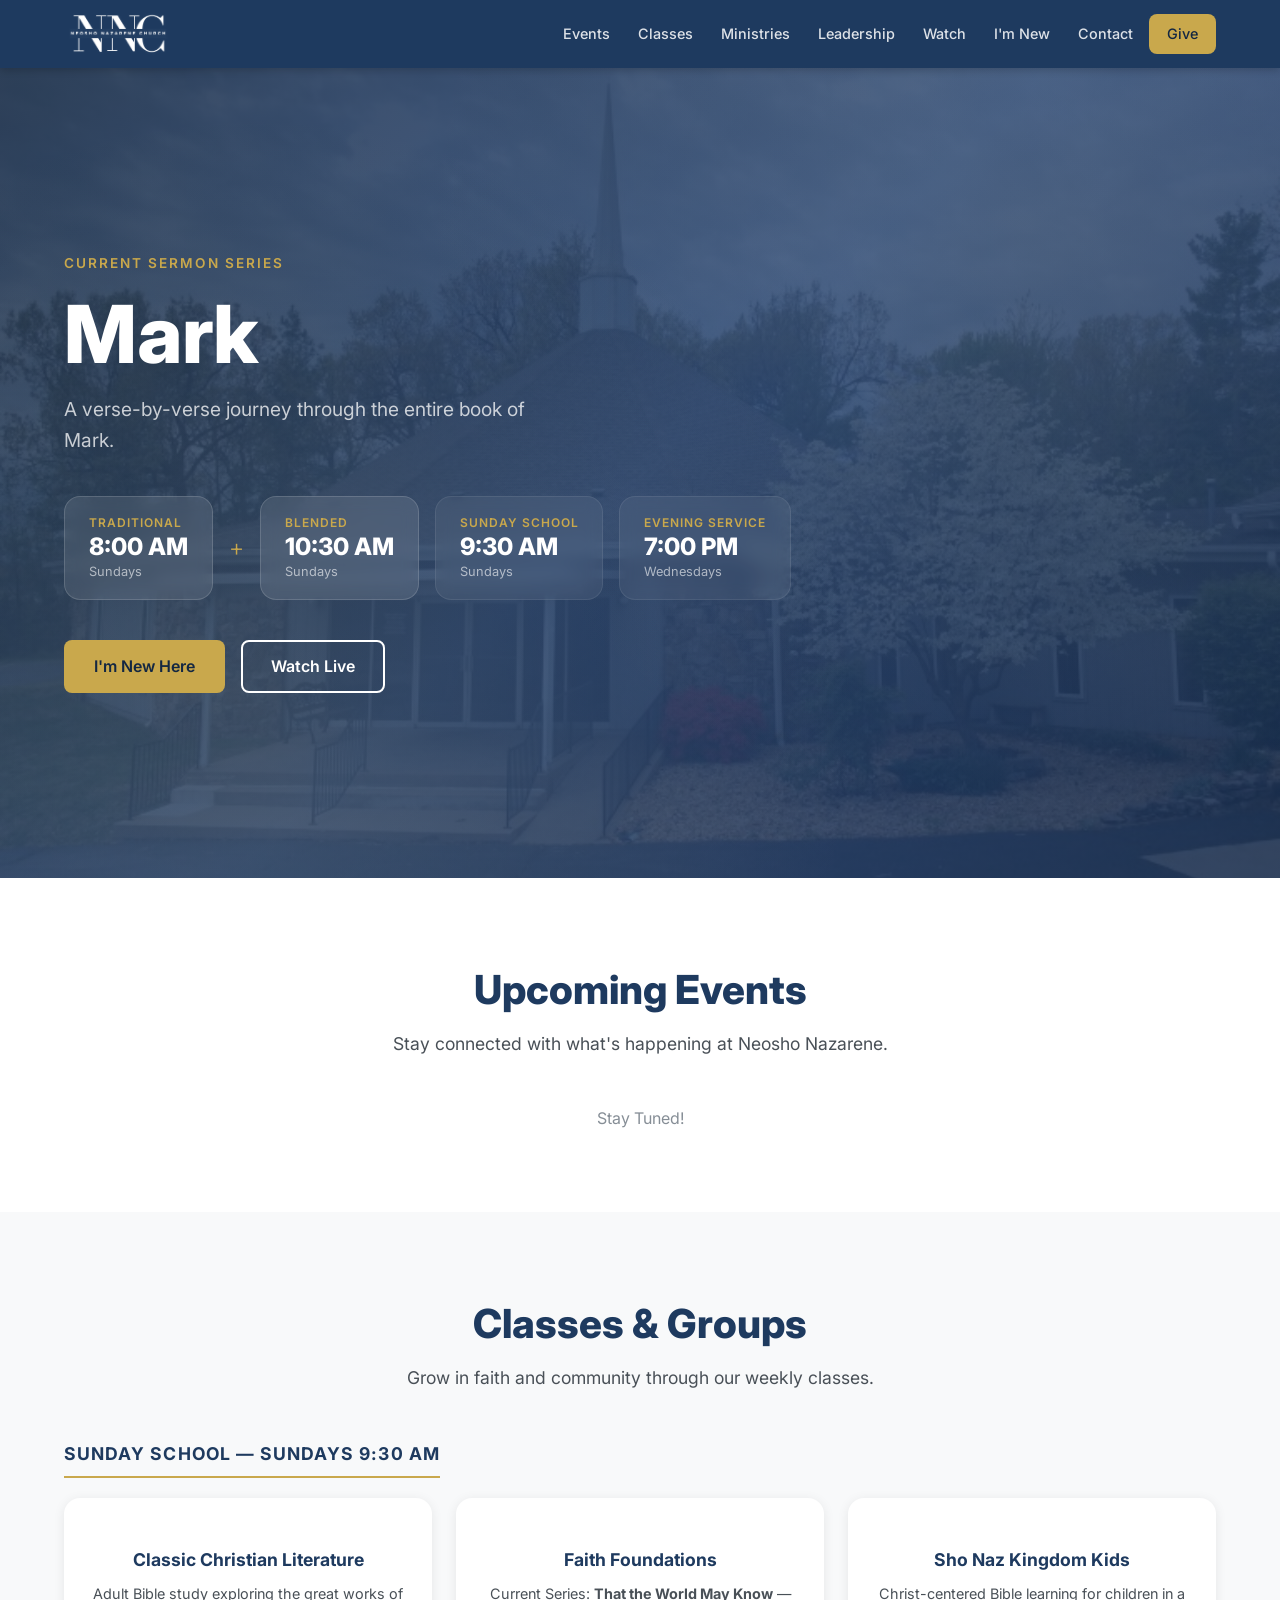
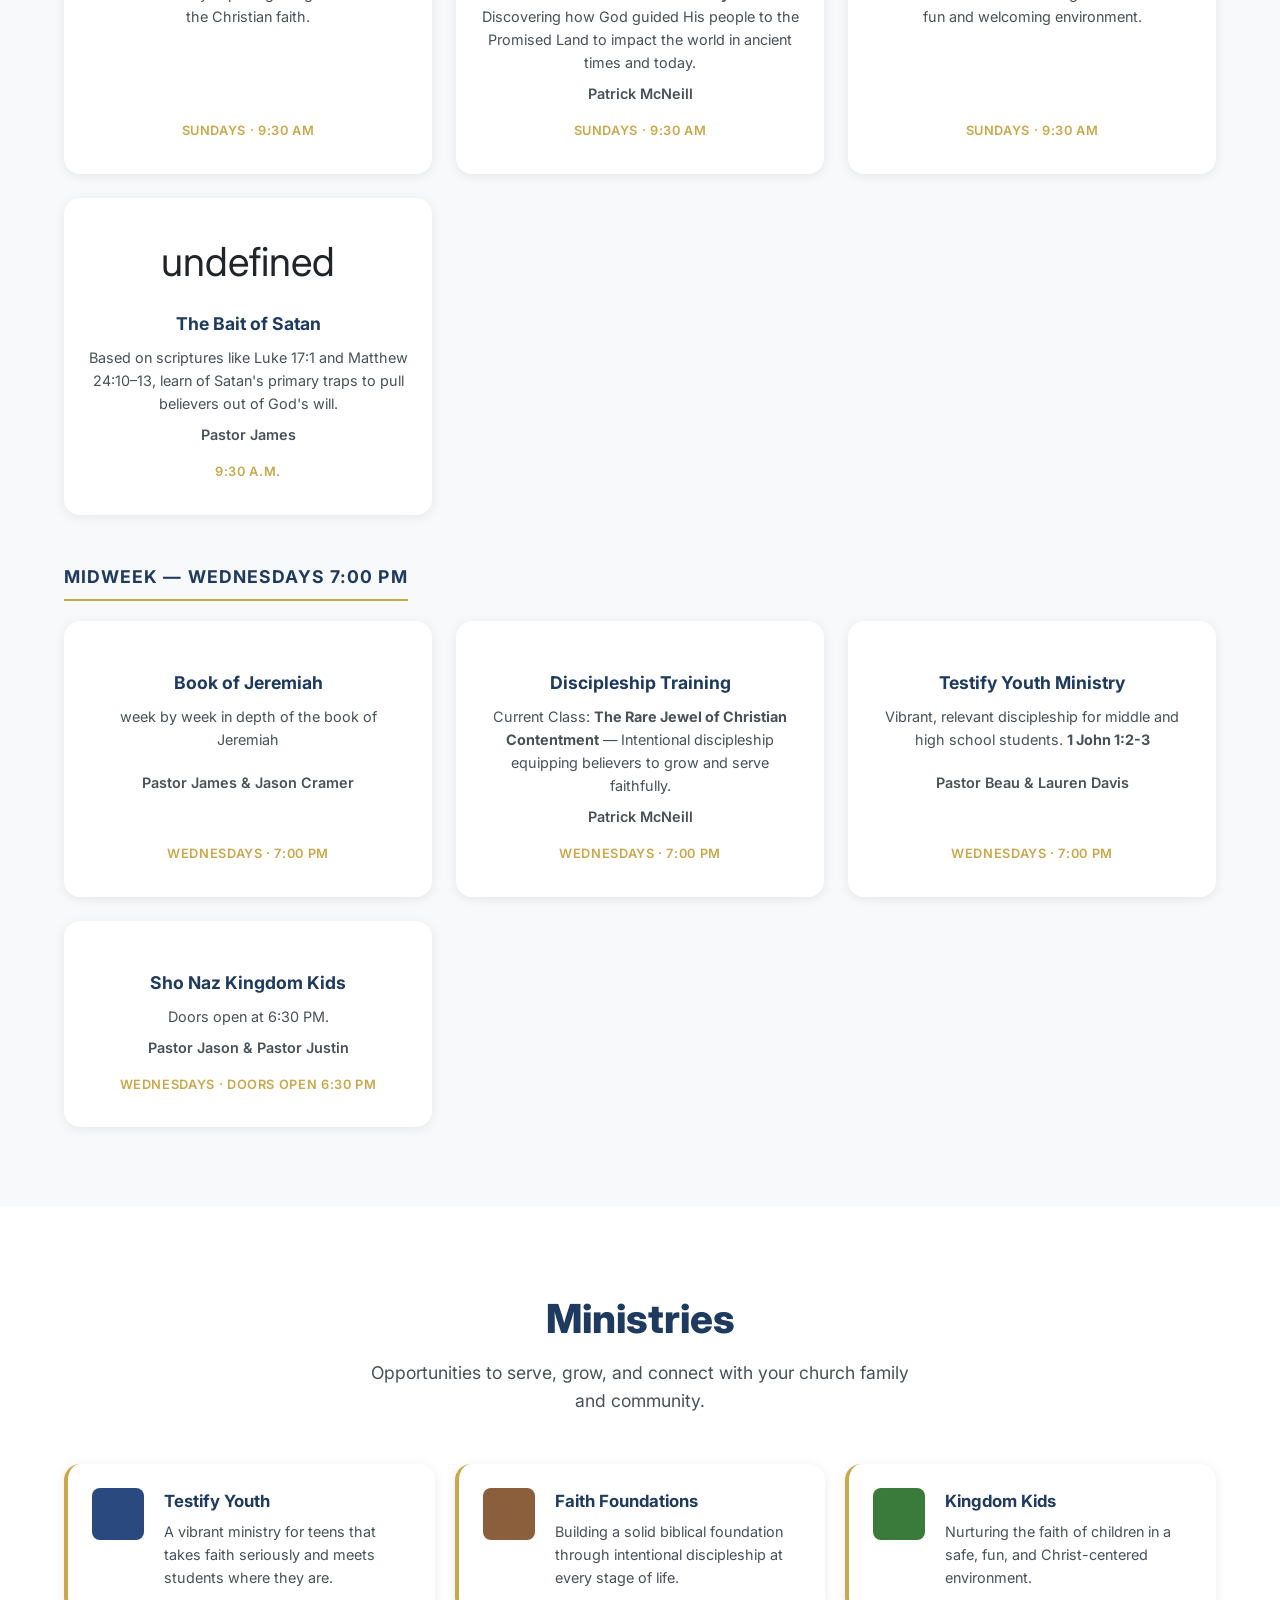
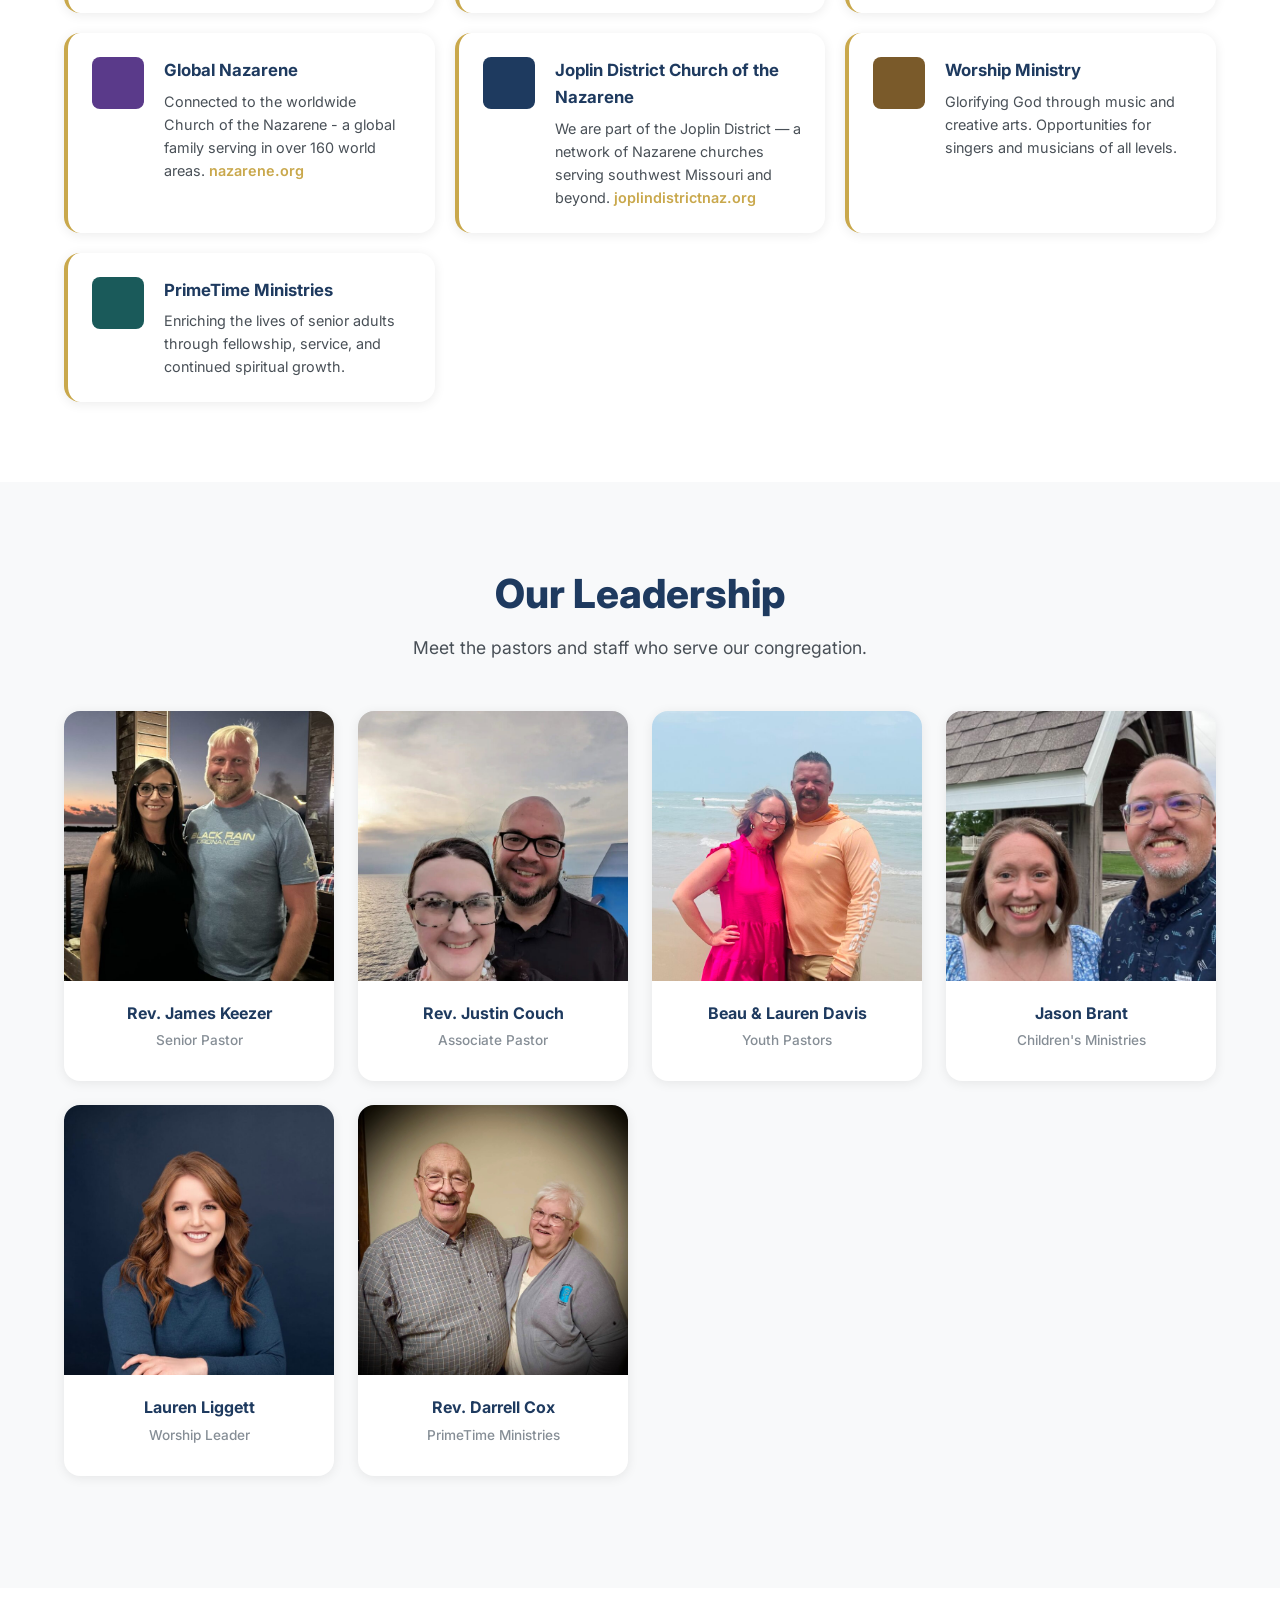
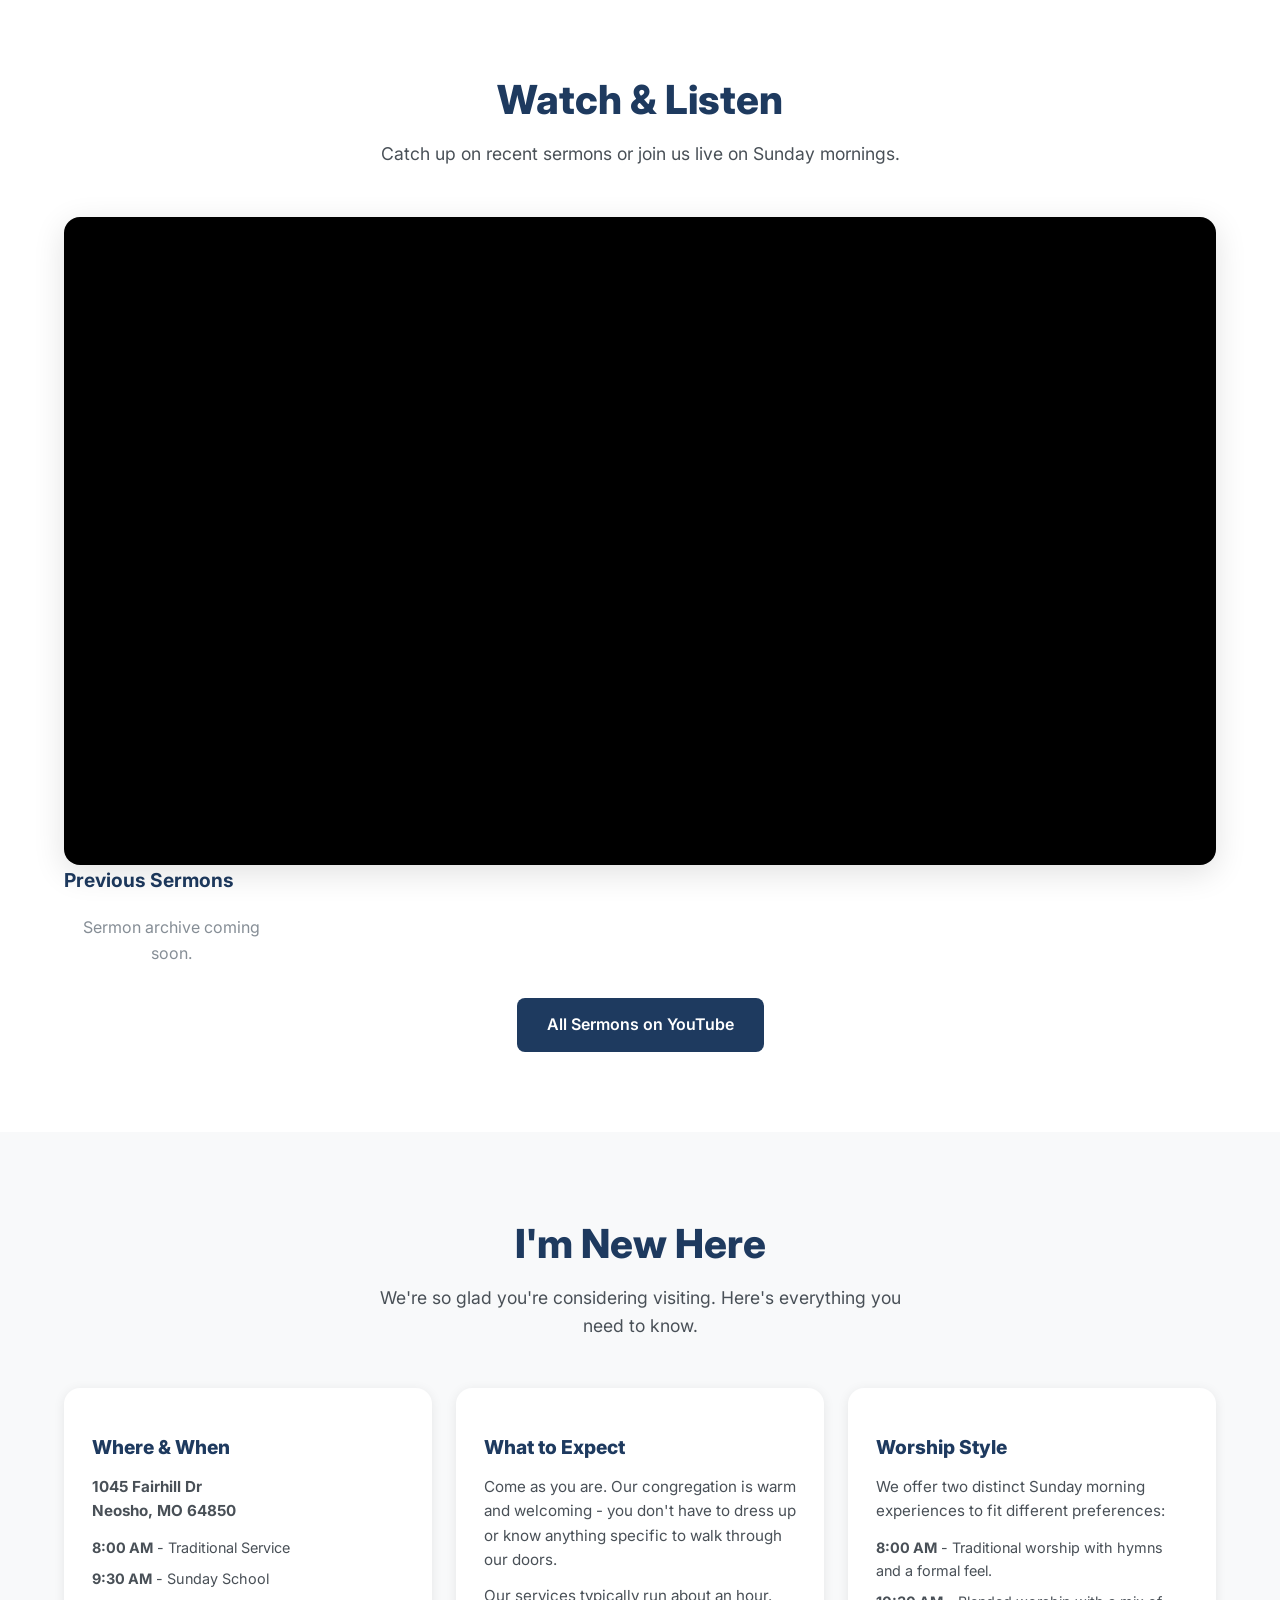
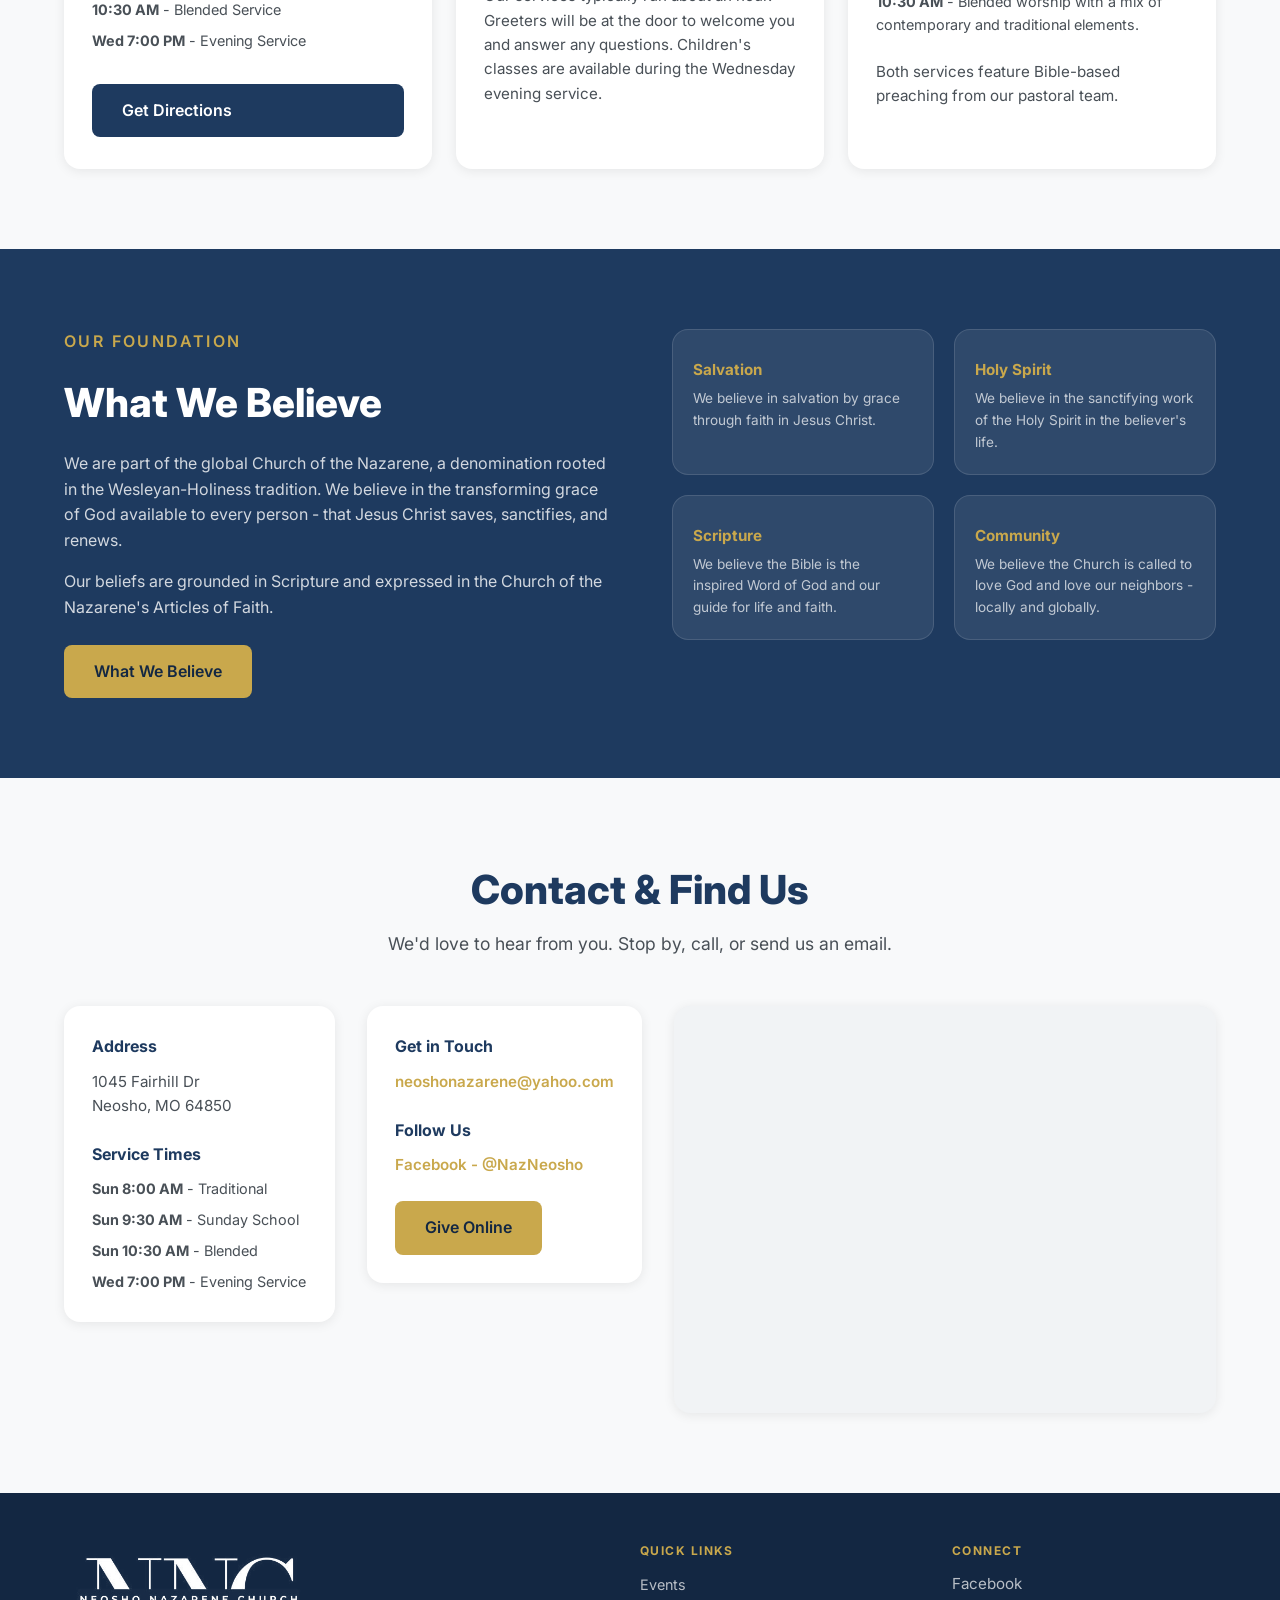
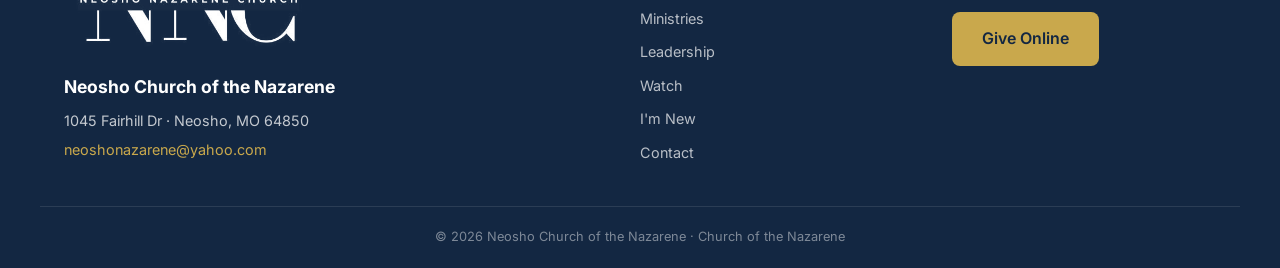
<file: index.html>
<!DOCTYPE html>
<html lang="en">
<head>
  <meta charset="UTF-8" />
  <meta name="viewport" content="width=device-width, initial-scale=1.0" />
  <title>Neosho Church of the Nazarene</title>
  <meta name="description" content="Welcome to Neosho Church of the Nazarene. Join us Sundays at 8:00 AM or 10:30 AM at 1045 Fairhill Dr, Neosho, MO." />
  <link rel="preconnect" href="https://fonts.googleapis.com" />
  <link rel="preconnect" href="https://fonts.gstatic.com" crossorigin />
  <link href="https://fonts.googleapis.com/css2?family=Inter:wght@400;500;600;700;800&display=swap" rel="stylesheet" />
  <link rel="stylesheet" href="css/style.css" />
</head>
<body>

  <!-- ── Navigation ──────────────────────────────────────── -->
  <header class="site-header" id="top">
    <nav class="nav container">
      <a href="/" class="nav-logo">
        <img src="images/NNC-Logo-25-1_logo-small.jpg" alt="Neosho Church of the Nazarene" class="nav-logo-img" />
      </a>
      <button class="nav-toggle" aria-label="Open menu" aria-expanded="false">
        <span></span><span></span><span></span>
      </button>
      <ul class="nav-links" id="nav-links">
        <li><a href="#events">Events</a></li>
        <li><a href="#classes">Classes</a></li>
        <li><a href="#ministries">Ministries</a></li>
        <li><a href="#leadership">Leadership</a></li>
        <li><a href="#watch">Watch</a></li>
        <li><a href="#im-new">I'm New</a></li>
        <li><a href="#contact">Contact</a></li>
        <li><a href="https://neoshonaz.churchcenter.com/giving" target="_blank" class="btn btn-primary nav-give">Give</a></li>
      </ul>
    </nav>
  </header>

  <!-- ── Hero ────────────────────────────────────────────── -->
  <section class="hero" id="hero">
    <div class="hero-bg"></div>
    <div class="container hero-content">
      <p class="hero-eyebrow">Current Sermon Series</p>
      <h1 class="hero-title" id="hero-series-title">Romans</h1>
      <p class="hero-subtitle" id="hero-series-subtitle">Join us as we explore God's Word together.</p>
      <div class="hero-times">
        <div class="time-card">
          <span class="time-label">Traditional</span>
          <span class="time-value">8:00 AM</span>
          <span class="time-day">Sundays</span>
        </div>
        <div class="time-divider">+</div>
        <div class="time-card">
          <span class="time-label">Blended</span>
          <span class="time-value">10:30 AM</span>
          <span class="time-day">Sundays</span>
        </div>
        <div class="time-card time-card--secondary">
          <span class="time-label">Sunday School</span>
          <span class="time-value">9:30 AM</span>
          <span class="time-day">Sundays</span>
        </div>
        <div class="time-card time-card--secondary">
          <span class="time-label">Evening Service</span>
          <span class="time-value">7:00 PM</span>
          <span class="time-day">Wednesdays</span>
        </div>
      </div>
      <div class="hero-ctas">
        <a href="#im-new" class="btn btn-primary">I'm New Here</a>
        <a href="#watch" class="btn btn-outline">Watch Live</a>
      </div>
    </div>
  </section>

  <!-- ── Events ───────────────────────────────────────────── -->
  <section class="section" id="events">
    <div class="container">
      <div class="section-header">
        <h2>Upcoming Events</h2>
        <p>Stay connected with what's happening at Neosho Nazarene.</p>
      </div>
      <div class="cards-grid" id="events-container"></div>
    </div>
  </section>

  <!-- ── Classes ──────────────────────────────────────────── -->
  <section class="section section--gray" id="classes">
    <div class="container">
      <div class="section-header">
        <h2>Classes &amp; Groups</h2>
        <p>Grow in faith and community through our weekly classes.</p>
      </div>
      <h3 class="class-group-title">Sunday School &mdash; Sundays 9:30 AM</h3>
      <div class="cards-grid" id="classes-sunday-container" style="margin-bottom: 3rem;"></div>
      <h3 class="class-group-title">Midweek &mdash; Wednesdays 7:00 PM</h3>
      <div class="cards-grid" id="classes-midweek-container"></div>
    </div>
  </section>

  <!-- ── Ministries ────────────────────────────────────────── -->
  <section class="section" id="ministries">
    <div class="container">
      <div class="section-header">
        <h2>Ministries</h2>
        <p>Opportunities to serve, grow, and connect with your church family and community.</p>
      </div>
      <div class="ministries-grid" id="ministries-container"></div>
    </div>
  </section>

  <!-- ── Leadership ────────────────────────────────────────── -->
  <section class="section section--gray" id="leadership">
    <div class="container">
      <div class="section-header">
        <h2>Our Leadership</h2>
        <p>Meet the pastors and staff who serve our congregation.</p>
      </div>
      <div id="leadership-container" class="leadership-grid"></div>
    </div>
  </section>

  <!-- ── Watch / Sermons ───────────────────────────────────── -->
  <section class="section" id="watch">
    <div class="container">
      <div class="section-header">
        <h2>Watch &amp; Listen</h2>
        <p>Catch up on recent sermons or join us live on Sunday mornings.</p>
      </div>

      <div id="watch-featured"></div>

      <h3 class="watch-archive-title">Previous Sermons</h3>
      <div class="watch-archive" id="watch-archive"></div>

      <div style="text-align:center;margin-top:2rem;">
        <a id="watch-youtube-link" href="https://www.youtube.com/@NeoshoNaz" target="_blank" class="btn btn-navy">
          All Sermons on YouTube
        </a>
      </div>
    </div>
  </section>

  <!-- ── I'm New ───────────────────────────────────────────── -->
  <section class="section section--gray" id="im-new">
    <div class="container">
      <div class="section-header">
        <h2>I'm New Here</h2>
        <p>We're so glad you're considering visiting. Here's everything you need to know.</p>
      </div>
      <div class="new-grid">

        <div class="new-card">
          <div class="new-icon"></div>
          <h3>Where &amp; When</h3>
          <p><strong>1045 Fairhill Dr<br>Neosho, MO 64850</strong></p>
          <ul class="new-times">
            <li><strong>8:00 AM</strong> - Traditional Service</li>
            <li><strong>9:30 AM</strong> - Sunday School</li>
            <li><strong>10:30 AM</strong> - Blended Service</li>
            <li><strong>Wed 7:00 PM</strong> - Evening Service</li>
          </ul>
          <a href="#contact" class="btn btn-navy" style="margin-top:1.25rem">Get Directions</a>
        </div>

        <div class="new-card">
          <div class="new-icon"></div>
          <h3>What to Expect</h3>
          <p>Come as you are. Our congregation is warm and welcoming - you don't have to dress up or know anything specific to walk through our doors.</p>
          <p>Our services typically run about an hour. Greeters will be at the door to welcome you and answer any questions. Children's classes are available during the Wednesday evening service.</p>
        </div>

        <div class="new-card">
          <div class="new-icon"></div>
          <h3>Worship Style</h3>
          <p>We offer two distinct Sunday morning experiences to fit different preferences:</p>
          <ul class="new-times">
            <li><strong>8:00 AM</strong> - Traditional worship with hymns and a formal feel.</li>
            <li><strong>10:30 AM</strong> - Blended worship with a mix of contemporary and traditional elements.</li>
          </ul>
          <p style="margin-top:0.75rem">Both services feature Bible-based preaching from our pastoral team.</p>
        </div>

      </div>
    </div>
  </section>

  <!-- ── What We Believe ───────────────────────────────────── -->
  <section class="section believe-section" id="believe">
    <div class="container">
      <div class="believe-inner">
        <div class="believe-text">
          <p class="hero-eyebrow" style="color:var(--gold);">Our Foundation</p>
          <h2>What We Believe</h2>
          <p>We are part of the global Church of the Nazarene, a denomination rooted in the Wesleyan-Holiness tradition. We believe in the transforming grace of God available to every person - that Jesus Christ saves, sanctifies, and renews.</p>
          <p>Our beliefs are grounded in Scripture and expressed in the Church of the Nazarene's Articles of Faith.</p>
          <div class="believe-ctas">
            <a href="https://nazarene.org/what-we-believe/" target="_blank" class="btn btn-primary">
              What We Believe
            </a>
          </div>
        </div>
        <div class="believe-pillars">
          <div class="pillar">
            <span class="pillar-icon"></span>
            <h4>Salvation</h4>
            <p>We believe in salvation by grace through faith in Jesus Christ.</p>
          </div>
          <div class="pillar">
            <span class="pillar-icon"></span>
            <h4>Holy Spirit</h4>
            <p>We believe in the sanctifying work of the Holy Spirit in the believer's life.</p>
          </div>
          <div class="pillar">
            <span class="pillar-icon"></span>
            <h4>Scripture</h4>
            <p>We believe the Bible is the inspired Word of God and our guide for life and faith.</p>
          </div>
          <div class="pillar">
            <span class="pillar-icon"></span>
            <h4>Community</h4>
            <p>We believe the Church is called to love God and love our neighbors - locally and globally.</p>
          </div>
        </div>
      </div>
    </div>
  </section>

  <!-- ── Contact ───────────────────────────────────────────── -->
  <section class="section section--gray" id="contact">
    <div class="container">
      <div class="section-header">
        <h2>Contact &amp; Find Us</h2>
        <p>We'd love to hear from you. Stop by, call, or send us an email.</p>
      </div>
      <div class="contact-grid">

        <div class="contact-block">
          <h3>Address</h3>
          <p>1045 Fairhill Dr<br>Neosho, MO 64850</p>
          <h3 style="margin-top:1.5rem">Service Times</h3>
          <ul class="new-times">
            <li><strong>Sun 8:00 AM</strong> - Traditional</li>
            <li><strong>Sun 9:30 AM</strong> - Sunday School</li>
            <li><strong>Sun 10:30 AM</strong> - Blended</li>
            <li><strong>Wed 7:00 PM</strong> - Evening Service</li>
          </ul>
        </div>

        <div class="contact-block">
          <h3>Get in Touch</h3>
          <p>
            <a href="mailto:neoshonazarene@yahoo.com" class="contact-link">neoshonazarene@yahoo.com</a>
          </p>
          <!-- Add phone once confirmed: -->
          <!-- <p><a href="tel:+1XXXXXXXXXX" class="contact-link">(XXX) XXX-XXXX</a></p> -->
          <h3 style="margin-top:1.5rem">Follow Us</h3>
          <a href="https://www.facebook.com/NazNeosho" target="_blank" class="contact-link">
            Facebook - @NazNeosho
          </a>
          <div style="margin-top:1.5rem">
            <a href="https://neoshonaz.churchcenter.com/giving" target="_blank" class="btn btn-primary">Give Online</a>
          </div>
        </div>

        <div class="contact-map">
          <iframe
            src="https://www.google.com/maps/embed?pb=!1m18!1m12!1m3!1d3220.0!2d-94.3677!3d36.8692!2m3!1f0!2f0!3f0!3m2!1i1024!2i768!4f13.1!3m3!1m2!1s0x87c8e4b0e0000001%3A0x1!2s1045+Fairhill+Dr%2C+Neosho%2C+MO+64850!5e0!3m2!1sen!2sus!4v1234567890"
            allowfullscreen
            loading="lazy"
            referrerpolicy="no-referrer-when-downgrade"
            title="Church location map"
          ></iframe>
        </div>

      </div>
    </div>
  </section>

  <!-- ── Footer ────────────────────────────────────────────── -->
  <footer class="footer">
    <div class="container footer-inner">
      <div class="footer-brand">
        <img src="images/NNC-Logo-25-1_logo-small.jpg" alt="Neosho Church of the Nazarene" class="footer-logo" />
        <p class="footer-name">Neosho Church of the Nazarene</p>
        <p class="footer-address">1045 Fairhill Dr · Neosho, MO 64850</p>
        <p class="footer-address">
          <a href="mailto:neoshonazarene@yahoo.com">neoshonazarene@yahoo.com</a>
        </p>
      </div>
      <div class="footer-links">
        <p class="footer-col-title">Quick Links</p>
        <ul>
          <li><a href="#events">Events</a></li>
          <li><a href="#ministries">Ministries</a></li>
          <li><a href="#leadership">Leadership</a></li>
          <li><a href="#watch">Watch</a></li>
          <li><a href="#im-new">I'm New</a></li>
          <li><a href="#contact">Contact</a></li>
        </ul>
      </div>
      <div class="footer-social">
        <p class="footer-col-title">Connect</p>
        <a href="https://www.facebook.com/NazNeosho" target="_blank" class="footer-social-link">
          Facebook
        </a>
        <a href="https://neoshonaz.churchcenter.com/giving" target="_blank" class="btn btn-primary" style="margin-top:1rem;display:inline-block">
          Give Online
        </a>
      </div>
    </div>
    <div class="footer-bottom container">
      <p>© <span id="year"></span> Neosho Church of the Nazarene · Church of the Nazarene</p>
    </div>
  </footer>

  <script src="js/main.js"></script>

  <script>
    // Only load the Netlify Identity widget when an invite/recovery token is present.
    // This avoids loading ~60KB of JS for every regular visitor.
    if (window.location.hash && /invite_token=|recovery_token=|confirmation_token=/.test(window.location.hash)) {
      var s = document.createElement('script');
      s.src = 'https://identity.netlify.com/v1/netlify-identity-widget.js';
      s.onload = function() {
        if (window.netlifyIdentity) {
          window.netlifyIdentity.on('init', function(user) {
            if (!user) {
              window.netlifyIdentity.on('login', function() {
                document.location.href = '/admin/';
              });
            }
          });
        }
      };
      document.head.appendChild(s);
    }
  </script>
</body>
</html>
</file>
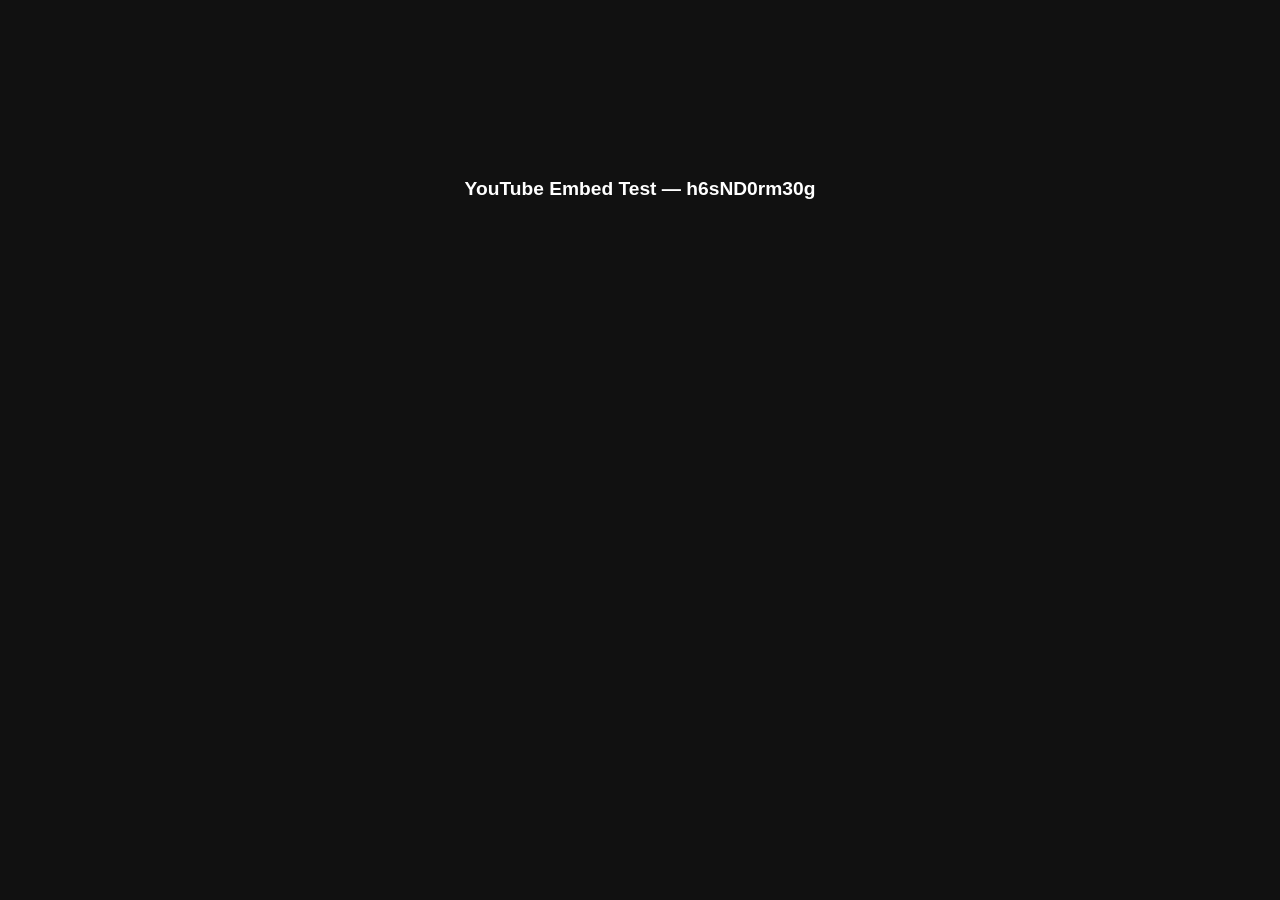
<file: embed-test.html>
<!DOCTYPE html>
<html lang="en">
<head>
  <meta charset="UTF-8" />
  <meta name="viewport" content="width=device-width, initial-scale=1.0" />
  <title>YouTube Embed Test</title>
  <style>
    body { margin: 0; background: #111; display: flex; flex-direction: column; align-items: center; justify-content: center; min-height: 100vh; font-family: sans-serif; color: #fff; gap: 1rem; }
    h1 { font-size: 1.2rem; margin: 0; }
    .embed-wrap { width: min(900px, 95vw); aspect-ratio: 16/9; }
    iframe { width: 100%; height: 100%; border: none; }
  </style>
</head>
<body>
  <h1>YouTube Embed Test — h6sND0rm30g</h1>
  <div class="embed-wrap">
    <iframe
      src="https://www.youtube.com/embed/h6sND0rm30g"
      allow="accelerometer; autoplay; clipboard-write; encrypted-media; gyroscope; picture-in-picture; web-share"
      allowfullscreen
    ></iframe>
  </div>
</body>
</html>
</file>
<file: css/style.css>
/* ── Design Tokens ──────────────────────────────────────── */
:root {
  --navy:      #1e3a5f;
  --navy-dark: #132742;
  --gold:      #c9a84c;
  --gold-light:#e8c96a;
  --white:     #ffffff;
  --gray-50:   #f8f9fa;
  --gray-100:  #f1f3f5;
  --gray-200:  #e9ecef;
  --gray-400:  #868e96;
  --gray-700:  #495057;
  --gray-900:  #212529;
  --radius:    8px;
  --radius-lg: 16px;
  --shadow:    0 2px 12px rgba(0,0,0,0.08);
  --shadow-lg: 0 8px 32px rgba(0,0,0,0.12);
  --transition: 0.2s ease;
  --max-width: 1200px;
  --section-pad: 5rem 1.5rem;
}

/* ── Reset ──────────────────────────────────────────────── */
*, *::before, *::after { box-sizing: border-box; margin: 0; padding: 0; }
html { scroll-behavior: smooth; }
body {
  font-family: 'Inter', system-ui, sans-serif;
  color: var(--gray-900);
  background: var(--white);
  line-height: 1.6;
}
img { max-width: 100%; display: block; }
a { color: inherit; text-decoration: none; }
ul { list-style: none; }

/* ── Utilities ──────────────────────────────────────────── */
.container {
  max-width: var(--max-width);
  margin: 0 auto;
  padding: 0 1.5rem;
}
.section-header {
  text-align: center;
  margin-bottom: 3rem;
}
.section-header h2 {
  font-size: clamp(1.75rem, 4vw, 2.5rem);
  font-weight: 800;
  color: var(--navy);
  margin-bottom: 0.5rem;
}
.section-header p {
  color: var(--gray-700);
  font-size: 1.1rem;
  max-width: 560px;
  margin: 0 auto;
}
.btn {
  display: inline-block;
  padding: 0.75rem 1.75rem;
  border-radius: var(--radius);
  font-weight: 600;
  font-size: 1rem;
  cursor: pointer;
  transition: var(--transition);
  border: 2px solid transparent;
}
.btn-primary {
  background: var(--gold);
  color: var(--navy-dark);
}
.btn-primary:hover { background: var(--gold-light); }
.btn-outline {
  background: transparent;
  border-color: var(--white);
  color: var(--white);
}
.btn-outline:hover { background: var(--white); color: var(--navy); }
.btn-navy {
  background: var(--navy);
  color: var(--white);
}
.btn-navy:hover { background: var(--navy-dark); }

/* ── Navigation ─────────────────────────────────────────── */
.site-header {
  position: sticky;
  top: 0;
  z-index: 100;
  background: var(--navy);
  box-shadow: 0 2px 8px rgba(0,0,0,0.2);
}
.nav {
  display: flex;
  align-items: center;
  justify-content: space-between;
  height: 68px;
}
.nav-logo { display: flex; align-items: center; }
.nav-logo-img {
  height: 52px;
  width: auto;
  display: block;
  filter: invert(1);
  mix-blend-mode: screen;
}
.nav-links {
  display: flex;
  align-items: center;
  gap: 0.25rem;
}
.nav-links a {
  color: rgba(255,255,255,0.85);
  padding: 0.4rem 0.75rem;
  border-radius: var(--radius);
  font-size: 0.9rem;
  font-weight: 500;
  transition: var(--transition);
}
.nav-links a:hover,
.nav-links a.active { color: var(--white); background: rgba(255,255,255,0.1); }
.nav-give { padding: 0.4rem 1rem !important; background: var(--gold) !important; color: var(--navy-dark) !important; }
.nav-give:hover { background: var(--gold-light) !important; }
.nav-toggle {
  display: none;
  flex-direction: column;
  gap: 5px;
  background: none;
  border: none;
  cursor: pointer;
  padding: 4px;
}
.nav-toggle span {
  display: block;
  width: 24px;
  height: 2px;
  background: var(--white);
  border-radius: 2px;
  transition: var(--transition);
}

@media (max-width: 900px) {
  .nav-toggle { display: flex; }
  .nav-links {
    display: none;
    flex-direction: column;
    align-items: stretch;
    gap: 0;
    position: absolute;
    top: 68px;
    left: 0;
    right: 0;
    background: var(--navy-dark);
    padding: 1rem 1.5rem;
  }
  .nav-links.open { display: flex; }
  .nav-links a { padding: 0.75rem 0.5rem; border-bottom: 1px solid rgba(255,255,255,0.08); }
  .nav-give { margin-top: 0.5rem; text-align: center; }
}

/* ── Hero ───────────────────────────────────────────────── */
.hero {
  position: relative;
  min-height: 90vh;
  display: flex;
  align-items: center;
  background: var(--navy-dark);
  overflow: hidden;
}
.hero::after {
  content: '';
  position: absolute;
  inset: 0;
  background:
    linear-gradient(135deg, var(--navy-dark) 0%, #2a4a7f 50%, #1a3055 100%);
  opacity: 0.75;
  z-index: 0;
}
.hero-bg {
  position: absolute;
  inset: 0;
  background: url('../images/church-building.jpg') center 70% / cover no-repeat;
  opacity: 0.6;
  z-index: 0;
}
/* Subtle radial glow accents */
.hero::before {
  content: '';
  position: absolute;
  inset: 0;
  background-image:
    radial-gradient(circle at 20% 80%, rgba(201,168,76,0.12) 0%, transparent 50%),
    radial-gradient(circle at 80% 20%, rgba(201,168,76,0.08) 0%, transparent 50%);
  pointer-events: none;
  z-index: 1;
}
.hero-content {
  position: relative;
  z-index: 1;
  padding: 6rem 1.5rem;
  max-width: var(--max-width);
  width: 100%;
  margin: 0 auto;
}
.hero-eyebrow {
  text-transform: uppercase;
  letter-spacing: 0.15em;
  font-size: 0.85rem;
  font-weight: 600;
  color: var(--gold);
  margin-bottom: 1rem;
}
.hero-title {
  font-size: clamp(2.5rem, 7vw, 5rem);
  font-weight: 800;
  color: var(--white);
  line-height: 1.1;
  margin-bottom: 1rem;
  max-width: 700px;
}
.hero-subtitle {
  font-size: 1.2rem;
  color: rgba(255,255,255,0.75);
  margin-bottom: 2.5rem;
  max-width: 480px;
}
.hero-times {
  display: flex;
  flex-wrap: wrap;
  gap: 1rem;
  margin-bottom: 2.5rem;
  align-items: center;
}
.time-card {
  background: rgba(255,255,255,0.1);
  backdrop-filter: blur(8px);
  border: 1px solid rgba(255,255,255,0.15);
  border-radius: var(--radius-lg);
  padding: 1rem 1.5rem;
  display: flex;
  flex-direction: column;
  gap: 0.2rem;
  min-width: 130px;
}
.time-card--secondary {
  background: rgba(255,255,255,0.06);
  border-color: rgba(255,255,255,0.08);
}
.time-label {
  font-size: 0.75rem;
  font-weight: 600;
  text-transform: uppercase;
  letter-spacing: 0.08em;
  color: var(--gold);
}
.time-value {
  font-size: 1.5rem;
  font-weight: 800;
  color: var(--white);
  line-height: 1;
}
.time-day {
  font-size: 0.8rem;
  color: rgba(255,255,255,0.6);
}
.time-divider {
  font-size: 1.5rem;
  color: var(--gold);
  font-weight: 300;
}
.hero-ctas { display: flex; gap: 1rem; flex-wrap: wrap; }

@media (max-width: 600px) {
  .hero-times { gap: 0.75rem; }
  .time-card { min-width: 110px; padding: 0.8rem 1rem; }
  .time-value { font-size: 1.2rem; }
  .time-divider { display: none; }
}

/* ── Sections ───────────────────────────────────────────── */
.section { padding: var(--section-pad); }
.section--gray { background: var(--gray-50); }

/* ── Cards Grid ─────────────────────────────────────────── */
.cards-grid {
  display: grid;
  grid-template-columns: repeat(auto-fill, minmax(280px, 1fr));
  gap: 1.5rem;
}
.card {
  background: var(--white);
  border-radius: var(--radius-lg);
  box-shadow: var(--shadow);
  overflow: hidden;
  transition: transform var(--transition), box-shadow var(--transition);
}
.card:hover {
  transform: translateY(-4px);
  box-shadow: var(--shadow-lg);
}

/* ── Event Cards ────────────────────────────────────────── */
.event-card { display: flex; align-items: flex-start; padding: 1.5rem; gap: 1.25rem; }
.event-date {
  flex-shrink: 0;
  width: 60px;
  background: var(--navy);
  border-radius: var(--radius);
  padding: 0.5rem;
  text-align: center;
  display: flex;
  flex-direction: column;
}
.event-month {
  font-size: 0.65rem;
  font-weight: 700;
  text-transform: uppercase;
  letter-spacing: 0.1em;
  color: var(--gold);
}
.event-day {
  font-size: 1.75rem;
  font-weight: 800;
  color: var(--white);
  line-height: 1.1;
}
.event-body h3 { font-size: 1.05rem; font-weight: 700; color: var(--navy); margin-bottom: 0.4rem; }
.event-body p { font-size: 0.9rem; color: var(--gray-700); margin-bottom: 0.5rem; }
.event-time {
  font-size: 0.8rem;
  font-weight: 600;
  color: var(--gold);
  text-transform: uppercase;
  letter-spacing: 0.05em;
}

/* ── Class Group Titles ─────────────────────────────────── */
.class-group-title {
  font-size: 1.1rem;
  font-weight: 700;
  color: var(--navy);
  text-transform: uppercase;
  letter-spacing: 0.06em;
  margin-bottom: 1.25rem;
  padding-bottom: 0.5rem;
  border-bottom: 2px solid var(--gold);
  display: inline-block;
}
.class-leader {
  font-size: 0.82rem;
  font-weight: 600;
  color: var(--gray-400);
}

/* ── Class Cards ────────────────────────────────────────── */
.class-card {
  padding: 2rem 1.5rem;
  text-align: center;
  display: flex;
  flex-direction: column;
  align-items: center;
  gap: 0.5rem;
}
.class-icon { font-size: 2.5rem; margin-bottom: 0.5rem; }
.class-card h3 { font-size: 1.1rem; font-weight: 700; color: var(--navy); }
.class-card p { font-size: 0.9rem; color: var(--gray-700); flex: 1; }
.class-time {
  font-size: 0.8rem;
  font-weight: 600;
  color: var(--gold);
  text-transform: uppercase;
  letter-spacing: 0.05em;
  margin-top: 0.5rem;
}

/* ── Ministries ─────────────────────────────────────────── */
.ministries-grid {
  display: grid;
  grid-template-columns: repeat(auto-fill, minmax(300px, 1fr));
  gap: 1.25rem;
}
.ministry-card {
  display: flex;
  align-items: flex-start;
  gap: 1.25rem;
  padding: 1.5rem;
  background: var(--white);
  border-radius: var(--radius-lg);
  box-shadow: var(--shadow);
  border-left: 4px solid var(--gold);
  transition: transform var(--transition), box-shadow var(--transition);
}
.ministry-card:hover { transform: translateY(-3px); box-shadow: var(--shadow-lg); }
.ministry-badge {
  flex-shrink: 0;
  width: 52px;
  height: 52px;
  border-radius: var(--radius);
  display: flex;
  align-items: center;
  justify-content: center;
  font-size: 1.5rem;
}
.ministry-body h3 { font-size: 1.05rem; font-weight: 700; color: var(--navy); margin-bottom: 0.35rem; }
.ministry-body p { font-size: 0.9rem; color: var(--gray-700); }

/* ── Leadership ─────────────────────────────────────────── */
.leadership-grid {
  display: grid;
  grid-template-columns: repeat(auto-fill, minmax(220px, 1fr));
  gap: 1.5rem;
  margin-bottom: 2rem;
}
.leader-card {
  background: var(--white);
  border-radius: var(--radius-lg);
  box-shadow: var(--shadow);
  overflow: hidden;
  text-align: center;
  transition: transform var(--transition), box-shadow var(--transition);
}
.leader-card:hover { transform: translateY(-4px); box-shadow: var(--shadow-lg); }
.leader-photo {
  width: 100%;
  aspect-ratio: 1;
  overflow: hidden;
  background: var(--gray-100);
}
.leader-photo img {
  width: 100%;
  height: 100%;
  object-fit: cover;
  object-position: center top;
}
.leader-info { padding: 1.25rem 1rem; }
.leader-info h3 { font-size: 1rem; font-weight: 700; color: var(--navy); margin-bottom: 0.25rem; }
.leader-title { font-size: 0.85rem; color: var(--gray-400); margin-bottom: 0.6rem; font-weight: 500; }
.leader-contact {
  font-size: 0.78rem;
  color: var(--gold);
  font-weight: 600;
  word-break: break-all;
  transition: var(--transition);
}
.leader-contact:hover { color: var(--navy); }
.leadership-note {
  text-align: center;
  font-size: 0.85rem;
  color: var(--gray-400);
  font-style: italic;
  margin-top: 1rem;
}

/* ── Watch / Sermons ────────────────────────────────────── */
.watch-featured {
  display: grid;
  grid-template-columns: 1fr 1fr;
  gap: 2.5rem;
  align-items: center;
  margin-bottom: 3rem;
}
.watch-embed {
  position: relative;
  border-radius: var(--radius-lg);
  overflow: hidden;
  box-shadow: var(--shadow-lg);
  aspect-ratio: 16/9;
  background: #000;
}
.watch-embed iframe {
  position: absolute;
  inset: 0;
  width: 100%;
  height: 100%;
}
.watch-eyebrow {
  font-size: 0.8rem;
  font-weight: 700;
  text-transform: uppercase;
  letter-spacing: 0.12em;
  color: var(--gold);
  margin-bottom: 0.5rem;
}
.watch-featured-info h3 {
  font-size: 1.6rem;
  font-weight: 800;
  color: var(--navy);
  margin-bottom: 0.4rem;
}
.watch-pastor { font-size: 0.9rem; color: var(--gray-400); margin-bottom: 0.75rem; }
.watch-archive-title {
  font-size: 1.2rem;
  font-weight: 700;
  color: var(--navy);
  margin-bottom: 1.25rem;
}
.watch-archive {
  display: grid;
  grid-template-columns: repeat(auto-fill, minmax(200px, 1fr));
  gap: 1.25rem;
  margin-bottom: 1.5rem;
}
.sermon-thumb { display: block; text-decoration: none; }
.sermon-img {
  position: relative;
  border-radius: var(--radius);
  overflow: hidden;
  aspect-ratio: 16/9;
  background: var(--gray-200);
  margin-bottom: 0.6rem;
}
.sermon-img img { width: 100%; height: 100%; object-fit: cover; transition: var(--transition); }
.sermon-thumb:hover .sermon-img img { opacity: 0.8; }
.sermon-play {
  position: absolute;
  inset: 0;
  display: flex;
  align-items: center;
  justify-content: center;
  font-size: 2rem;
  color: white;
  opacity: 0;
  transition: var(--transition);
  background: rgba(0,0,0,0.35);
}
.sermon-thumb:hover .sermon-play { opacity: 1; }
.sermon-name { font-size: 0.9rem; font-weight: 600; color: var(--gray-900); margin-bottom: 0.2rem; }
.sermon-date { font-size: 0.78rem; color: var(--gray-400); }
.watch-note {
  font-size: 0.85rem;
  color: var(--gray-400);
  font-style: italic;
  text-align: center;
}

@media (max-width: 768px) {
  .watch-featured { grid-template-columns: 1fr; }
}

/* ── I'm New ────────────────────────────────────────────── */
.new-grid {
  display: grid;
  grid-template-columns: repeat(auto-fill, minmax(280px, 1fr));
  gap: 1.5rem;
}
.new-card {
  background: var(--white);
  border-radius: var(--radius-lg);
  box-shadow: var(--shadow);
  padding: 2rem 1.75rem;
  display: flex;
  flex-direction: column;
  gap: 0.75rem;
}
.new-icon { font-size: 2.5rem; }
.new-card h3 { font-size: 1.2rem; font-weight: 800; color: var(--navy); }
.new-card p { font-size: 0.95rem; color: var(--gray-700); }
.new-times {
  list-style: none;
  display: flex;
  flex-direction: column;
  gap: 0.5rem;
  font-size: 0.9rem;
  color: var(--gray-700);
}

/* ── What We Believe ────────────────────────────────────── */
.believe-section {
  background: var(--navy);
  color: var(--white);
}
.believe-section .section-header h2 { color: var(--white); }
.believe-inner {
  display: grid;
  grid-template-columns: 1fr 1fr;
  gap: 4rem;
  align-items: start;
}
.believe-text h2 {
  font-size: clamp(1.75rem, 4vw, 2.5rem);
  font-weight: 800;
  color: var(--white);
  margin-bottom: 1rem;
}
.believe-text p { color: rgba(255,255,255,0.8); margin-bottom: 1rem; font-size: 1rem; }
.believe-ctas { display: flex; gap: 1rem; flex-wrap: wrap; margin-top: 1.5rem; }
.believe-pillars {
  display: grid;
  grid-template-columns: 1fr 1fr;
  gap: 1.25rem;
}
.pillar {
  background: rgba(255,255,255,0.08);
  border: 1px solid rgba(255,255,255,0.12);
  border-radius: var(--radius-lg);
  padding: 1.25rem;
}
.pillar-icon { font-size: 1.75rem; display: block; margin-bottom: 0.5rem; }
.pillar h4 { font-size: 0.95rem; font-weight: 700; color: var(--gold); margin-bottom: 0.35rem; }
.pillar p { font-size: 0.85rem; color: rgba(255,255,255,0.7); }

@media (max-width: 768px) {
  .believe-inner { grid-template-columns: 1fr; gap: 2rem; }
}

/* ── Contact ────────────────────────────────────────────── */
.contact-grid {
  display: grid;
  grid-template-columns: 1fr 1fr 2fr;
  gap: 2rem;
  align-items: start;
}
.contact-block {
  background: var(--white);
  border-radius: var(--radius-lg);
  box-shadow: var(--shadow);
  padding: 1.75rem;
}
.contact-block h3 { font-size: 1rem; font-weight: 700; color: var(--navy); margin-bottom: 0.6rem; }
.contact-block p { font-size: 0.95rem; color: var(--gray-700); }
.contact-link {
  color: var(--gold);
  font-weight: 600;
  font-size: 0.95rem;
  transition: var(--transition);
  display: block;
  margin-bottom: 0.35rem;
}
.contact-link:hover { color: var(--navy); }
.contact-map {
  border-radius: var(--radius-lg);
  overflow: hidden;
  box-shadow: var(--shadow);
  aspect-ratio: 4/3;
  background: var(--gray-100);
}
.contact-map iframe { width: 100%; height: 100%; border: none; display: block; }

@media (max-width: 900px) {
  .contact-grid { grid-template-columns: 1fr 1fr; }
  .contact-map { grid-column: 1 / -1; }
}
@media (max-width: 600px) {
  .contact-grid { grid-template-columns: 1fr; }
}

/* ── Footer ─────────────────────────────────────────────── */
.footer {
  background: var(--navy-dark);
  color: rgba(255,255,255,0.75);
  padding: 3rem 0 0;
}
.footer-inner {
  display: grid;
  grid-template-columns: 2fr 1fr 1fr;
  gap: 3rem;
  padding-bottom: 2.5rem;
}
.footer-logo {
  height: 120px;
  width: auto;
  margin-bottom: 0.75rem;
  filter: invert(1);
  mix-blend-mode: screen;
}
.footer-name { font-size: 1.1rem; font-weight: 700; color: var(--white); margin-bottom: 0.5rem; }
.footer-address { font-size: 0.9rem; margin-bottom: 0.35rem; }
.footer-address a { color: var(--gold); }
.footer-col-title { font-size: 0.75rem; font-weight: 700; text-transform: uppercase; letter-spacing: 0.12em; color: var(--gold); margin-bottom: 0.75rem; }
.footer-links ul { display: flex; flex-direction: column; gap: 0.5rem; }
.footer-links a { font-size: 0.9rem; color: rgba(255,255,255,0.7); transition: var(--transition); }
.footer-links a:hover { color: var(--white); }
.footer-social-link { display: block; font-size: 0.95rem; color: rgba(255,255,255,0.7); transition: var(--transition); }
.footer-social-link:hover { color: var(--white); }
.footer-bottom {
  border-top: 1px solid rgba(255,255,255,0.1);
  padding: 1.25rem 1.5rem;
  font-size: 0.8rem;
  text-align: center;
  color: rgba(255,255,255,0.45);
}

@media (max-width: 700px) {
  .footer-inner { grid-template-columns: 1fr; gap: 2rem; }
}

/* ── Next Service Card ─────────────────────────────────── */
.next-service-card {
  background: var(--navy);
  border-radius: var(--radius);
  padding: 3rem 2rem;
  text-align: center;
  color: #fff;
  max-width: 600px;
  margin: 0 auto 2rem;
}

.next-service-label {
  font-size: 0.85rem;
  font-weight: 700;
  letter-spacing: 0.1em;
  text-transform: uppercase;
  color: var(--gold);
  margin-bottom: 0.75rem;
}

.next-service-text {
  font-size: 1.5rem;
  font-weight: 700;
  margin: 0;
}
</file>
